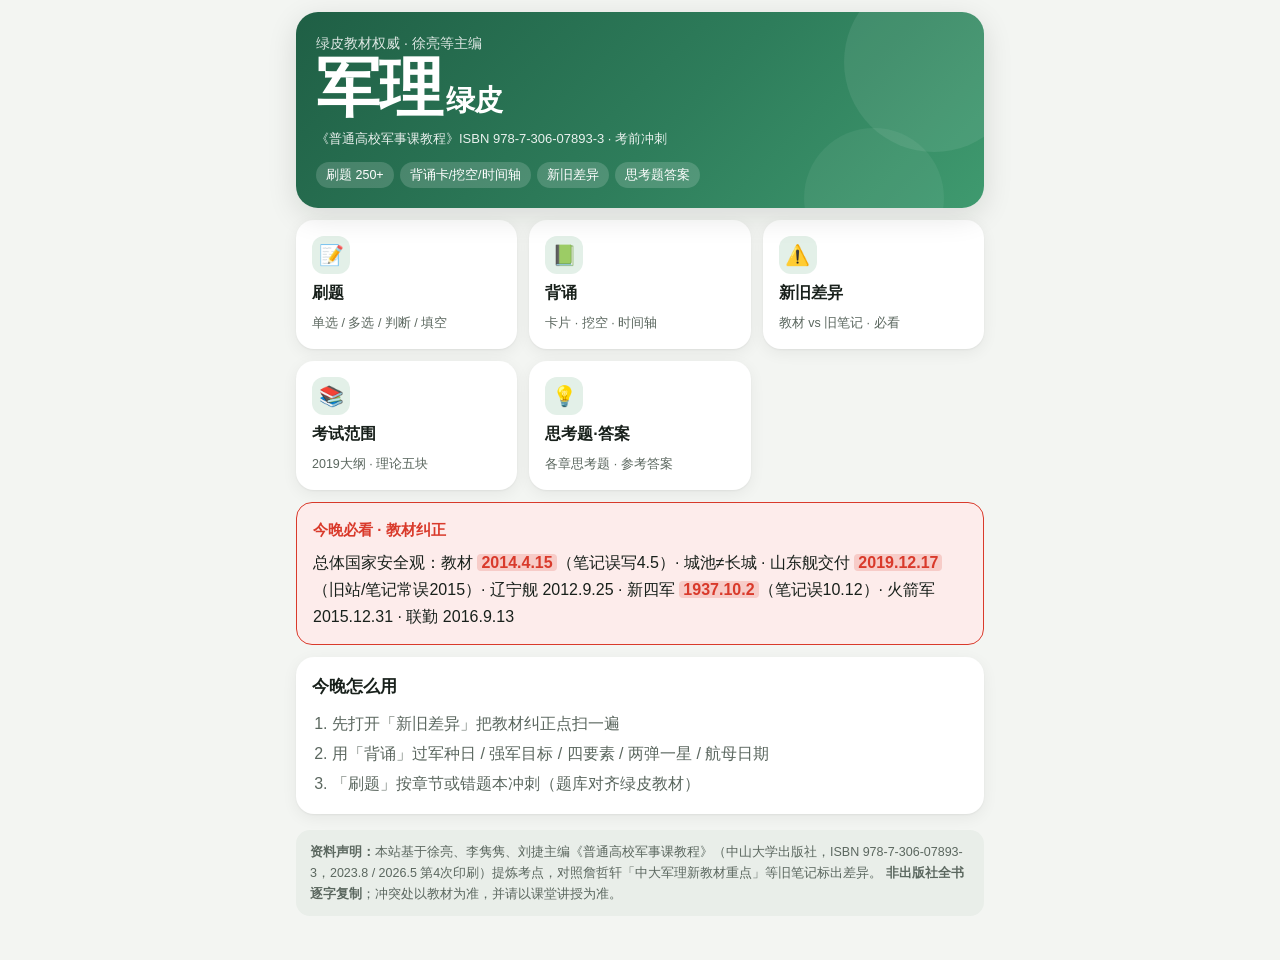
<file: index.html>
<!DOCTYPE html>
<html lang="zh-CN">
<head>
<meta charset="utf-8">
<meta name="viewport" content="width=device-width,initial-scale=1,viewport-fit=cover">
<meta name="theme-color" content="#1f5f45">
<meta name="apple-mobile-web-app-capable" content="yes">
<meta name="mobile-web-app-capable" content="yes">
<meta name="apple-mobile-web-app-title" content="军理绿皮">
<meta name="description" content="基于徐亮《普通高校军事课教程》ISBN978-7-306-07893-3 · 刷题/背诵/新旧差异">
<title>军理绿皮 · 备考枢纽</title>
<link rel="icon" href="icon.svg" type="image/svg+xml">
<link rel="apple-touch-icon" href="icon-180.png">
<link rel="manifest" href="manifest.json">
<link rel="stylesheet" href="style.css">
</head>
<body>
<div id="app">
  <main class="view no-tab">
    <div class="hero">
      <div class="lbl">绿皮教材权威 · 徐亮等主编</div>
      <div class="big">军理<span style="font-size:.45em;font-weight:700;margin-left:4px">绿皮</span></div>
      <div class="meta">《普通高校军事课教程》ISBN 978-7-306-07893-3 · 考前冲刺</div>
      <div class="fmt">
        <span>刷题 250+</span>
        <span>背诵卡/挖空/时间轴</span>
        <span>新旧差异</span>
        <span>思考题答案</span>
      </div>
    </div>

    <div class="tiles">
      <a class="tile" href="quiz.html">
        <div class="ico">📝</div>
        <b>刷题</b>
        <span>单选 / 多选 / 判断 / 填空</span>
      </a>
      <a class="tile" href="memo.html">
        <div class="ico">📗</div>
        <b>背诵</b>
        <span>卡片 · 挖空 · 时间轴</span>
      </a>
      <a class="tile" href="diff.html">
        <div class="ico">⚠️</div>
        <b>新旧差异</b>
        <span>教材 vs 旧笔记 · 必看</span>
      </a>
      <a class="tile" href="diff.html#outline">
        <div class="ico">📚</div>
        <b>考试范围</b>
        <span>2019大纲 · 理论五块</span>
      </a>
      <a class="tile" href="https://xiezhihao891-arch.github.io/junli-sikao/">
        <div class="ico">💡</div>
        <b>思考题·答案</b>
        <span>各章思考题 · 参考答案</span>
      </a>
    </div>

    <div class="warn-box">
      <div class="ttl">今晚必看 · 教材纠正</div>
      总体国家安全观：教材 <span class="diff-red">2014.4.15</span>（笔记误写4.5）·
      城池≠长城 ·
      山东舰交付 <span class="diff-red">2019.12.17</span>（旧站/笔记常误2015）·
      辽宁舰 2012.9.25 ·
      新四军 <span class="diff-red">1937.10.2</span>（笔记误10.12）·
      火箭军 2015.12.31 · 联勤 2016.9.13
    </div>

    <div class="card">
      <h2>今晚怎么用</h2>
      <ol style="margin:0;padding-left:20px;line-height:1.85;color:var(--sub)">
        <li>先打开「新旧差异」把教材纠正点扫一遍</li>
        <li>用「背诵」过军种日 / 强军目标 / 四要素 / 两弹一星 / 航母日期</li>
        <li>「刷题」按章节或错题本冲刺（题库对齐绿皮教材）</li>
      </ol>
    </div>

    <div class="disclaimer">
      <b>资料声明：</b>本站基于徐亮、李隽隽、刘捷主编《普通高校军事课教程》（中山大学出版社，ISBN 978-7-306-07893-3，2023.8 / 2026.5 第4次印刷）提炼考点，对照詹哲轩「中大军理新教材重点」等旧笔记标出差异。
      <b>非出版社全书逐字复制</b>；冲突处以教材为准，并请以课堂讲授为准。
    </div>
  </main>
</div>
</body>
</html>
</file>
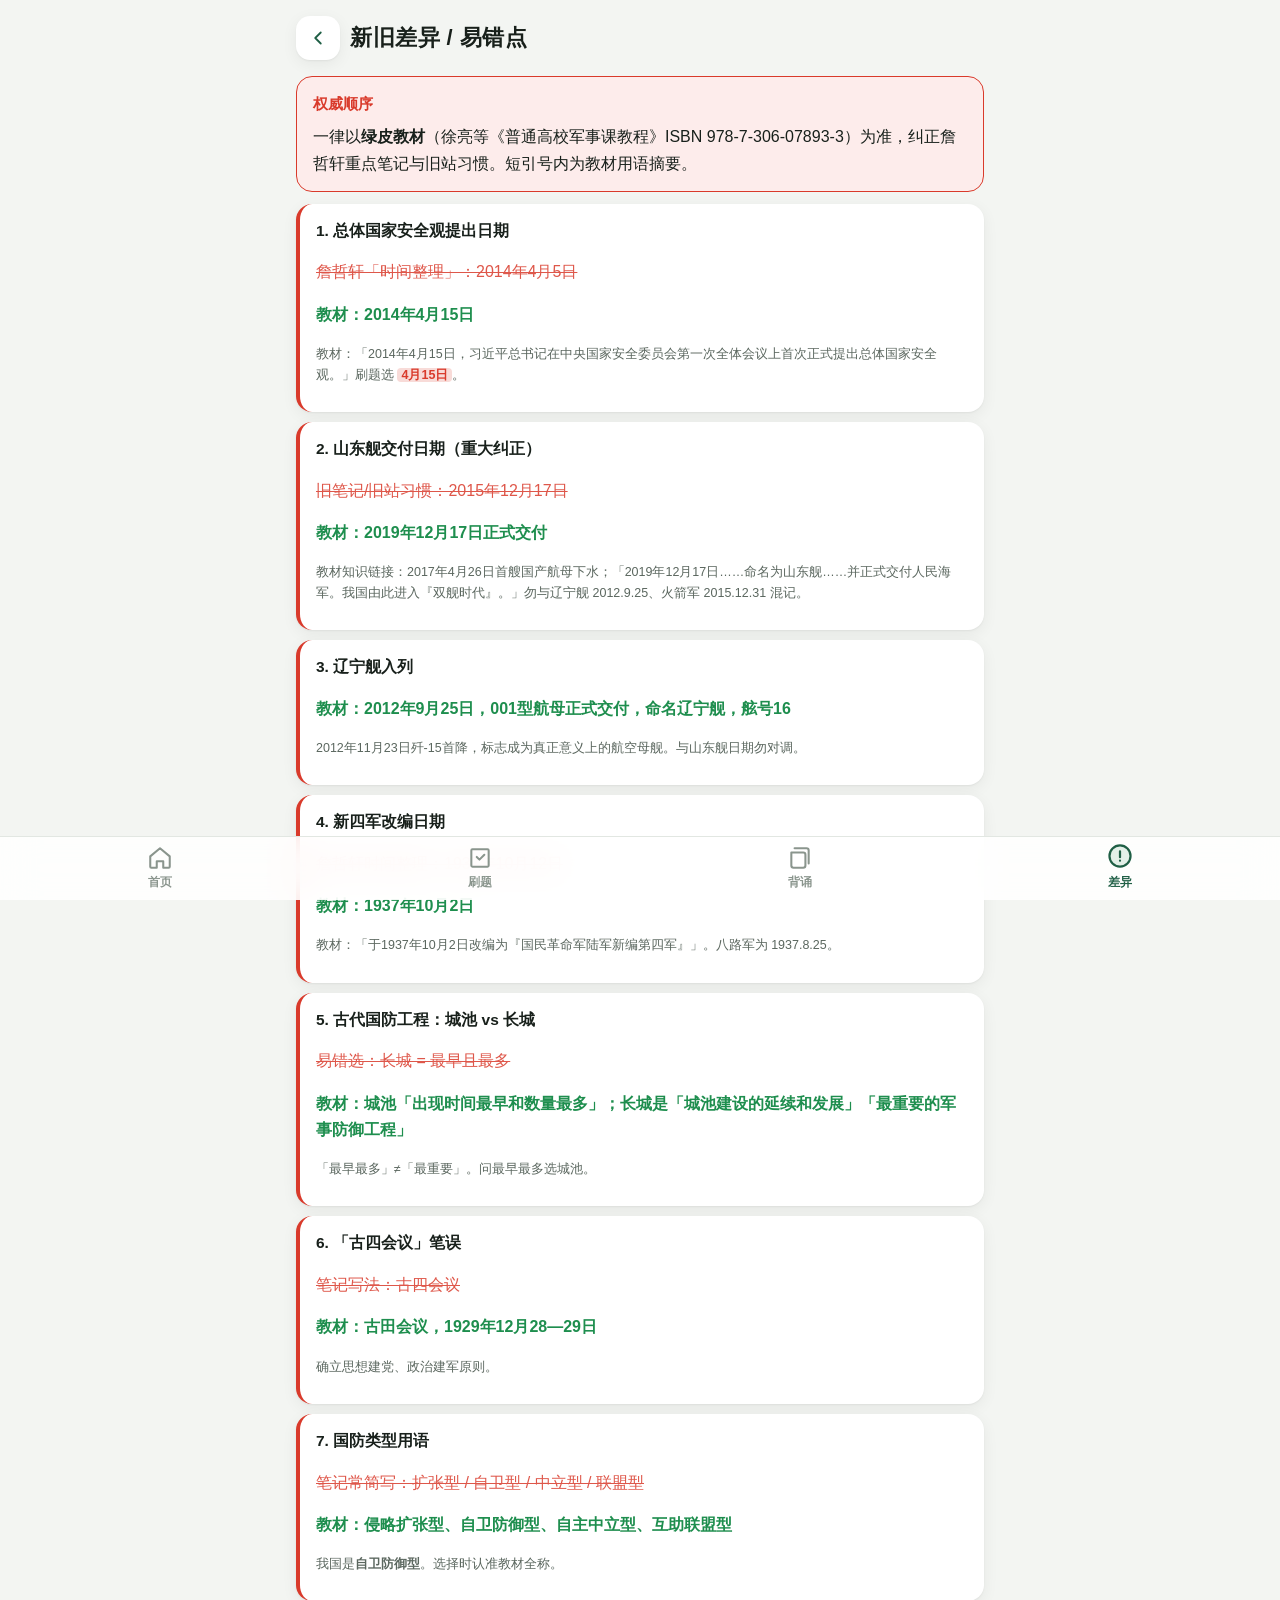
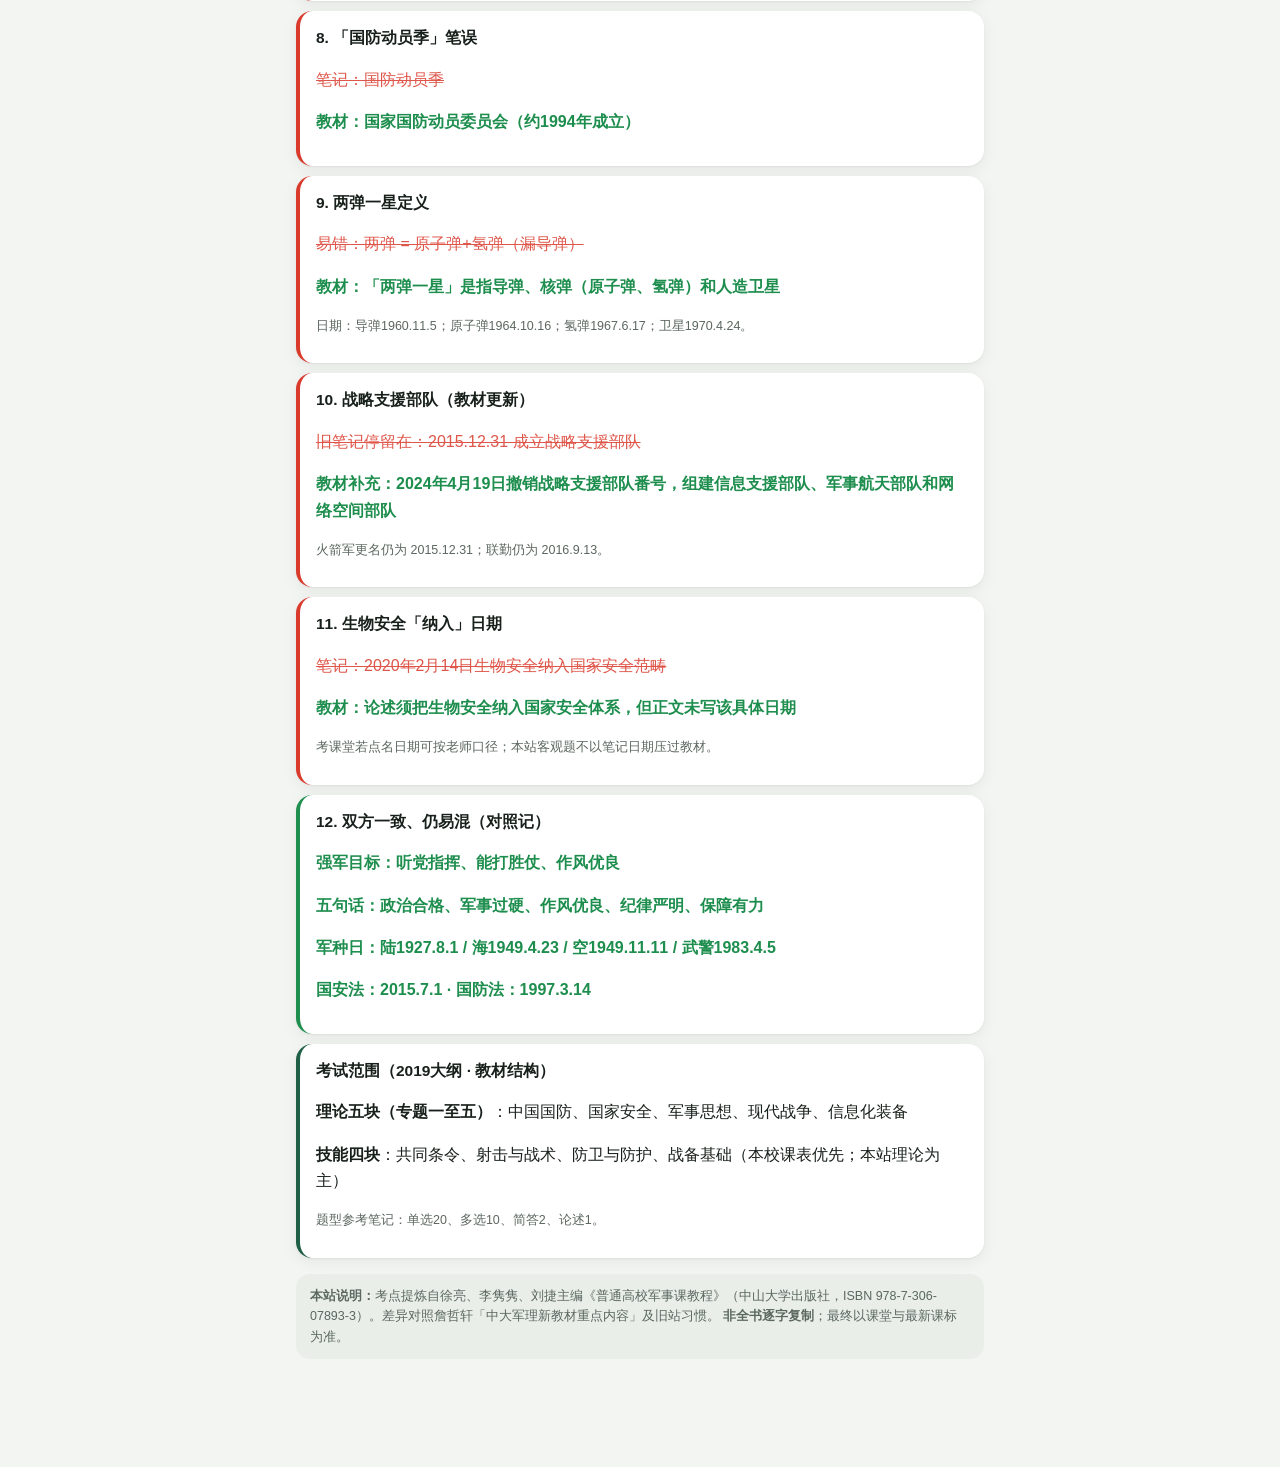
<file: diff.html>
<!DOCTYPE html>
<html lang="zh-CN">
<head>
<meta charset="utf-8">
<meta name="viewport" content="width=device-width,initial-scale=1,viewport-fit=cover">
<meta name="theme-color" content="#1f5f45">
<meta name="apple-mobile-web-app-capable" content="yes">
<title>新旧差异 · 军理绿皮</title>
<link rel="icon" href="icon.svg" type="image/svg+xml">
<link rel="apple-touch-icon" href="icon-180.png">
<link rel="stylesheet" href="style.css">
</head>
<body>
<div id="app">
  <main class="view">
    <div class="top">
      <a class="iconbtn" href="index.html" aria-label="首页"><svg viewBox="0 0 24 24"><path d="M15 18l-6-6 6-6" fill="none" stroke="currentColor" stroke-width="2"/></svg></a>
      <h1>新旧差异 / 易错点</h1>
    </div>

    <div class="warn-box">
      <div class="ttl">权威顺序</div>
      一律以<strong>绿皮教材</strong>（徐亮等《普通高校军事课教程》ISBN 978-7-306-07893-3）为准，纠正詹哲轩重点笔记与旧站习惯。短引号内为教材用语摘要。
    </div>

    <div class="diff-item">
      <h3>1. 总体国家安全观提出日期</h3>
      <p><span class="wrong">詹哲轩「时间整理」：2014年4月5日</span></p>
      <p><span class="right">教材：2014年4月15日</span></p>
      <p class="small">教材：「2014年4月15日，习近平总书记在中央国家安全委员会第一次全体会议上首次正式提出总体国家安全观。」刷题选 <mark class="diff-red">4月15日</mark>。</p>
    </div>

    <div class="diff-item">
      <h3>2. 山东舰交付日期（重大纠正）</h3>
      <p><span class="wrong">旧笔记/旧站习惯：2015年12月17日</span></p>
      <p><span class="right">教材：2019年12月17日正式交付</span></p>
      <p class="small">教材知识链接：2017年4月26日首艘国产航母下水；「2019年12月17日……命名为山东舰……并正式交付人民海军。我国由此进入『双舰时代』。」勿与辽宁舰 2012.9.25、火箭军 2015.12.31 混记。</p>
    </div>

    <div class="diff-item">
      <h3>3. 辽宁舰入列</h3>
      <p><span class="right">教材：2012年9月25日，001型航母正式交付，命名辽宁舰，舷号16</span></p>
      <p class="small">2012年11月23日歼-15首降，标志成为真正意义上的航空母舰。与山东舰日期勿对调。</p>
    </div>

    <div class="diff-item">
      <h3>4. 新四军改编日期</h3>
      <p><span class="wrong">詹哲轩时间整理：1937年10月12日</span></p>
      <p><span class="right">教材：1937年10月2日</span></p>
      <p class="small">教材：「于1937年10月2日改编为『国民革命军陆军新编第四军』」。八路军为 1937.8.25。</p>
    </div>

    <div class="diff-item">
      <h3>5. 古代国防工程：城池 vs 长城</h3>
      <p><span class="wrong">易错选：长城 = 最早且最多</span></p>
      <p><span class="right">教材：城池「出现时间最早和数量最多」；长城是「城池建设的延续和发展」「最重要的军事防御工程」</span></p>
      <p class="small">「最早最多」≠「最重要」。问最早最多选城池。</p>
    </div>

    <div class="diff-item">
      <h3>6. 「古四会议」笔误</h3>
      <p><span class="wrong">笔记写法：古四会议</span></p>
      <p><span class="right">教材：古田会议，1929年12月28—29日</span></p>
      <p class="small">确立思想建党、政治建军原则。</p>
    </div>

    <div class="diff-item">
      <h3>7. 国防类型用语</h3>
      <p><span class="wrong">笔记常简写：扩张型 / 自卫型 / 中立型 / 联盟型</span></p>
      <p><span class="right">教材：侵略扩张型、自卫防御型、自主中立型、互助联盟型</span></p>
      <p class="small">我国是<strong>自卫防御型</strong>。选择时认准教材全称。</p>
    </div>

    <div class="diff-item">
      <h3>8. 「国防动员季」笔误</h3>
      <p><span class="wrong">笔记：国防动员季</span></p>
      <p><span class="right">教材：国家国防动员委员会（约1994年成立）</span></p>
    </div>

    <div class="diff-item">
      <h3>9. 两弹一星定义</h3>
      <p><span class="wrong">易错：两弹 = 原子弹+氢弹（漏导弹）</span></p>
      <p><span class="right">教材：「两弹一星」是指导弹、核弹（原子弹、氢弹）和人造卫星</span></p>
      <p class="small">日期：导弹1960.11.5；原子弹1964.10.16；氢弹1967.6.17；卫星1970.4.24。</p>
    </div>

    <div class="diff-item">
      <h3>10. 战略支援部队（教材更新）</h3>
      <p><span class="wrong">旧笔记停留在：2015.12.31 成立战略支援部队</span></p>
      <p><span class="right">教材补充：2024年4月19日撤销战略支援部队番号，组建信息支援部队、军事航天部队和网络空间部队</span></p>
      <p class="small">火箭军更名仍为 2015.12.31；联勤仍为 2016.9.13。</p>
    </div>

    <div class="diff-item">
      <h3>11. 生物安全「纳入」日期</h3>
      <p><span class="wrong">笔记：2020年2月14日生物安全纳入国家安全范畴</span></p>
      <p><span class="right">教材：论述须把生物安全纳入国家安全体系，但正文未写该具体日期</span></p>
      <p class="small">考课堂若点名日期可按老师口径；本站客观题不以笔记日期压过教材。</p>
    </div>

    <div class="diff-item ok">
      <h3>12. 双方一致、仍易混（对照记）</h3>
      <p><span class="right">强军目标：听党指挥、能打胜仗、作风优良</span></p>
      <p><span class="right">五句话：政治合格、军事过硬、作风优良、纪律严明、保障有力</span></p>
      <p><span class="right">军种日：陆1927.8.1 / 海1949.4.23 / 空1949.11.11 / 武警1983.4.5</span></p>
      <p><span class="right">国安法：2015.7.1 · 国防法：1997.3.14</span></p>
    </div>

    <div class="diff-item info" id="outline">
      <h3>考试范围（2019大纲 · 教材结构）</h3>
      <p><strong>理论五块（专题一至五）</strong>：中国国防、国家安全、军事思想、现代战争、信息化装备</p>
      <p><strong>技能四块</strong>：共同条令、射击与战术、防卫与防护、战备基础（本校课表优先；本站理论为主）</p>
      <p class="small">题型参考笔记：单选20、多选10、简答2、论述1。</p>
    </div>

    <div class="disclaimer">
      <b>本站说明：</b>考点提炼自徐亮、李隽隽、刘捷主编《普通高校军事课教程》（中山大学出版社，ISBN 978-7-306-07893-3）。差异对照詹哲轩「中大军理新教材重点内容」及旧站习惯。
      <b>非全书逐字复制</b>；最终以课堂与最新课标为准。
    </div>
  </main>
  <nav class="tabbar" aria-label="主导航">
    <a href="index.html"><svg viewBox="0 0 24 24"><path d="M3 10.5 12 3l9 7.5V20a1 1 0 0 1-1 1h-5v-6H9v6H4a1 1 0 0 1-1-1z"/></svg><span>首页</span></a>
    <a href="quiz.html"><svg viewBox="0 0 24 24"><path d="M9 11l2.5 2.5L16 9M5 4h14a1 1 0 0 1 1 1v14a1 1 0 0 1-1 1H5a1 1 0 0 1-1-1V5a1 1 0 0 1 1-1z"/></svg><span>刷题</span></a>
    <a href="memo.html"><svg viewBox="0 0 24 24"><path d="M7 3h11a2 2 0 0 1 2 2v12M4 7h11a2 2 0 0 1 2 2v10a2 2 0 0 1-2 2H6a2 2 0 0 1-2-2z"/></svg><span>背诵</span></a>
    <a href="diff.html" class="on"><svg viewBox="0 0 24 24"><path d="M12 8v5M12 16h.01M12 21a9 9 0 1 0 0-18 9 9 0 0 0 0 18z"/></svg><span>差异</span></a>
  </nav>
</div>
</body>
</html>
</file>
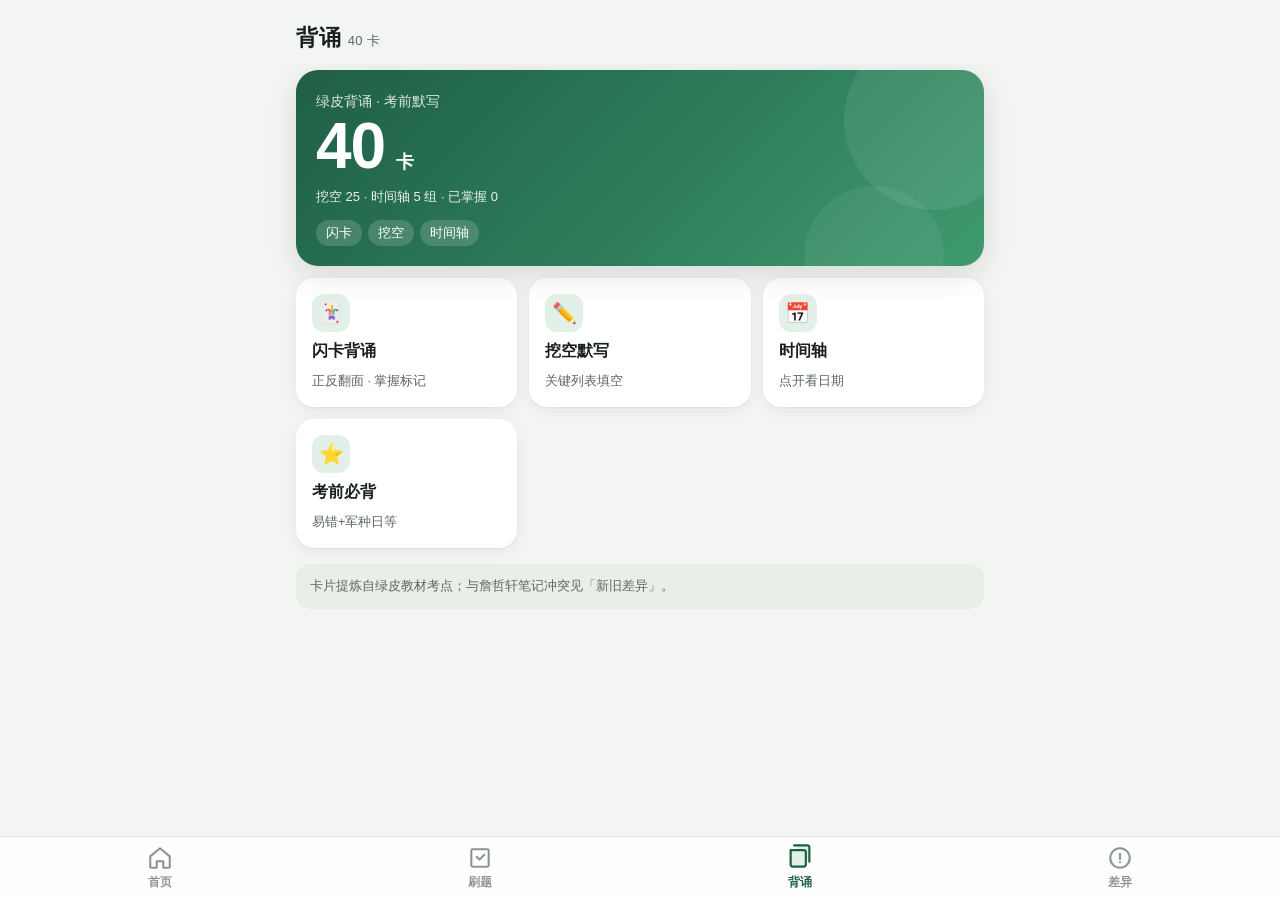
<file: memo.html>
<!DOCTYPE html>
<html lang="zh-CN">
<head>
<meta charset="utf-8">
<meta name="viewport" content="width=device-width,initial-scale=1,viewport-fit=cover">
<meta name="theme-color" content="#1f5f45">
<meta name="apple-mobile-web-app-capable" content="yes">
<meta name="apple-mobile-web-app-title" content="军理背诵">
<title>背诵 · 军理绿皮</title>
<link rel="icon" href="icon.svg" type="image/svg+xml">
<link rel="apple-touch-icon" href="icon-180.png">
<link rel="stylesheet" href="style.css">
</head>
<body>
<div id="app">
  <main id="view" class="view"></main>
  <nav class="tabbar" aria-label="主导航">
    <a href="index.html"><svg viewBox="0 0 24 24"><path d="M3 10.5 12 3l9 7.5V20a1 1 0 0 1-1 1h-5v-6H9v6H4a1 1 0 0 1-1-1z"/></svg><span>首页</span></a>
    <a href="quiz.html"><svg viewBox="0 0 24 24"><path d="M9 11l2.5 2.5L16 9M5 4h14a1 1 0 0 1 1 1v14a1 1 0 0 1-1 1H5a1 1 0 0 1-1-1V5a1 1 0 0 1 1-1z"/></svg><span>刷题</span></a>
    <a href="memo.html" class="on"><svg viewBox="0 0 24 24"><path d="M7 3h11a2 2 0 0 1 2 2v12M4 7h11a2 2 0 0 1 2 2v10a2 2 0 0 1-2 2H6a2 2 0 0 1-2-2z"/></svg><span>背诵</span></a>
    <a href="diff.html"><svg viewBox="0 0 24 24"><path d="M12 8v5M12 16h.01M12 21a9 9 0 1 0 0-18 9 9 0 0 0 0 18z"/></svg><span>差异</span></a>
  </nav>
  <div id="toast" class="toast" role="status"></div>
</div>
<script src="memo-data.js"></script>
<script src="memo.js"></script>
</body>
</html>
</file>
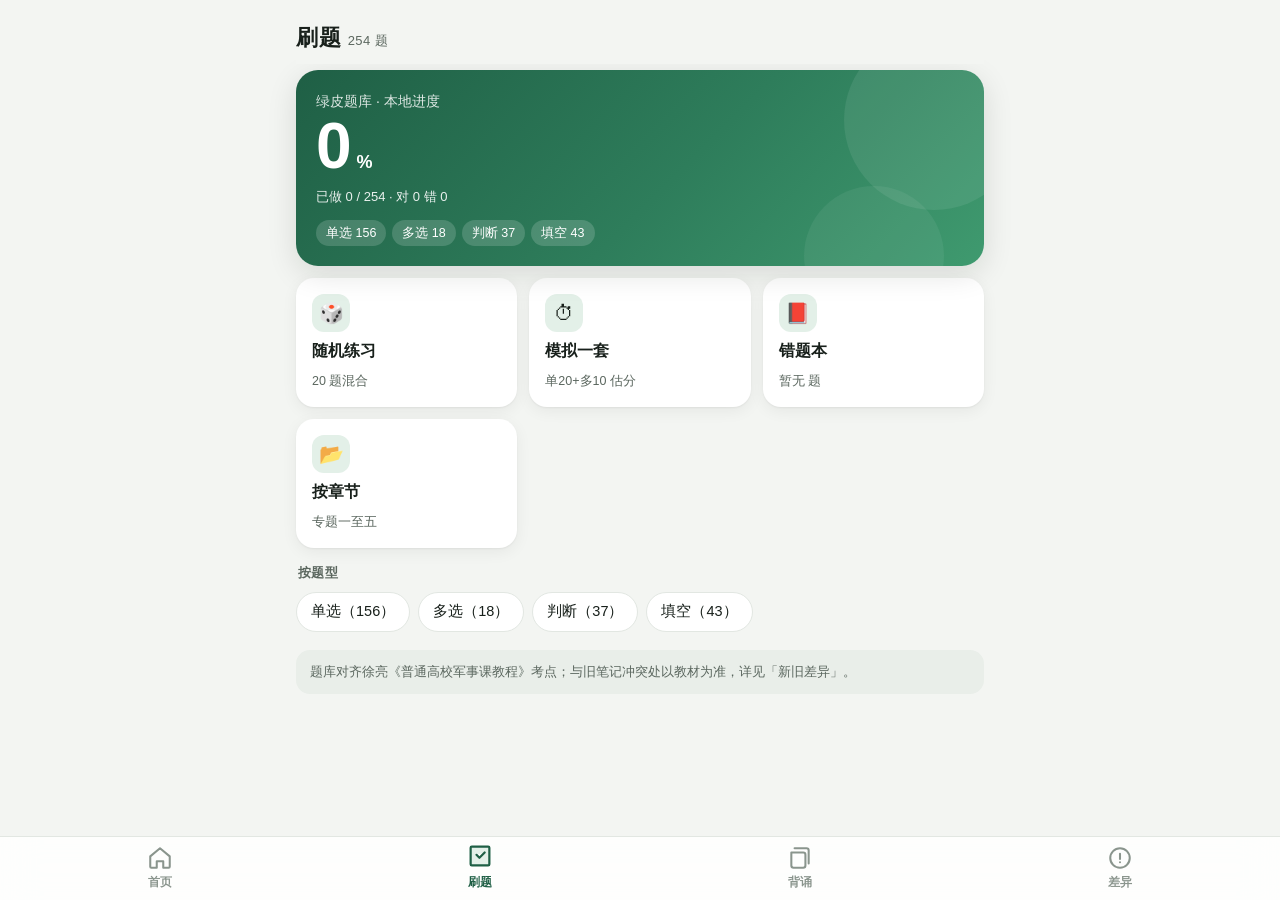
<file: quiz.html>
<!DOCTYPE html>
<html lang="zh-CN">
<head>
<meta charset="utf-8">
<meta name="viewport" content="width=device-width,initial-scale=1,viewport-fit=cover">
<meta name="theme-color" content="#1f5f45">
<meta name="apple-mobile-web-app-capable" content="yes">
<meta name="apple-mobile-web-app-title" content="军理刷题">
<title>刷题 · 军理绿皮</title>
<link rel="icon" href="icon.svg" type="image/svg+xml">
<link rel="apple-touch-icon" href="icon-180.png">
<link rel="stylesheet" href="style.css">
</head>
<body>
<div id="app">
  <main id="view" class="view"></main>
  <nav class="tabbar" aria-label="主导航">
    <a href="index.html"><svg viewBox="0 0 24 24"><path d="M3 10.5 12 3l9 7.5V20a1 1 0 0 1-1 1h-5v-6H9v6H4a1 1 0 0 1-1-1z"/></svg><span>首页</span></a>
    <a href="quiz.html" class="on"><svg viewBox="0 0 24 24"><path d="M9 11l2.5 2.5L16 9M5 4h14a1 1 0 0 1 1 1v14a1 1 0 0 1-1 1H5a1 1 0 0 1-1-1V5a1 1 0 0 1 1-1z"/></svg><span>刷题</span></a>
    <a href="memo.html"><svg viewBox="0 0 24 24"><path d="M7 3h11a2 2 0 0 1 2 2v12M4 7h11a2 2 0 0 1 2 2v10a2 2 0 0 1-2 2H6a2 2 0 0 1-2-2z"/></svg><span>背诵</span></a>
    <a href="diff.html"><svg viewBox="0 0 24 24"><path d="M12 8v5M12 16h.01M12 21a9 9 0 1 0 0-18 9 9 0 0 0 0 18z"/></svg><span>差异</span></a>
  </nav>
  <div id="toast" class="toast" role="status"></div>
</div>
<script src="quiz-data.js"></script>
<script src="quiz.js"></script>
</body>
</html>
</file>
<file: style.css>
:root{
  --bg:#f3f5f2;--bg2:#e9eee9;--card:#ffffff;--text:#18201b;--sub:#5b675f;--muted:#8a958d;--line:#e2e7e2;
  --pri:#1f5f45;--pri2:#2e7d5b;--pri-soft:#e3f0e8;--acc:#c0392b;--acc-soft:#fbe9e7;--gold:#b7791f;--gold-soft:#fdf3dc;
  --ok:#1e8e4e;--ok-soft:#e2f5ea;--bad:#d93a2b;--bad-soft:#fdeceb;
  --kb:#b4442f;--kb-bg:rgba(192,57,43,.07);--ku:#7a2bb4;--ku-bg:rgba(122,43,180,.08);
  --shadow:0 1px 2px rgba(16,24,20,.05),0 4px 16px rgba(16,24,20,.06);--shadow2:0 8px 30px rgba(16,24,20,.12);
  --r:18px;--tab:64px;--safe-b:env(safe-area-inset-bottom,0px);--safe-t:env(safe-area-inset-top,0px);
  color-scheme:light;
}
@media (prefers-color-scheme:dark){:root:not([data-theme=light]){
  --bg:#0f1512;--bg2:#151d19;--card:#18211c;--text:#e7ede9;--sub:#a5b2aa;--muted:#76837b;--line:#26322b;
  --pri:#5cc59a;--pri2:#7fd6b0;--pri-soft:#1c3529;--acc:#ff7a6b;--acc-soft:#3a1f1c;--gold:#f0b54a;--gold-soft:#3a2e17;
  --ok:#4fd18b;--ok-soft:#173226;--bad:#ff6b5e;--bad-soft:#3a1d1a;--kb:#ff9b85;--kb-bg:rgba(255,122,107,.10);--ku:#d6a4ff;--ku-bg:rgba(190,130,255,.12);
  --shadow:0 1px 2px rgba(0,0,0,.3),0 4px 16px rgba(0,0,0,.25);--shadow2:0 8px 30px rgba(0,0,0,.45);color-scheme:dark}}
:root[data-theme=dark]{
  --bg:#0f1512;--bg2:#151d19;--card:#18211c;--text:#e7ede9;--sub:#a5b2aa;--muted:#76837b;--line:#26322b;
  --pri:#5cc59a;--pri2:#7fd6b0;--pri-soft:#1c3529;--acc:#ff7a6b;--acc-soft:#3a1f1c;--gold:#f0b54a;--gold-soft:#3a2e17;
  --ok:#4fd18b;--ok-soft:#173226;--bad:#ff6b5e;--bad-soft:#3a1d1a;--kb:#ff9b85;--kb-bg:rgba(255,122,107,.10);--ku:#d6a4ff;--ku-bg:rgba(190,130,255,.12);
  --shadow:0 1px 2px rgba(0,0,0,.3),0 4px 16px rgba(0,0,0,.25);--shadow2:0 8px 30px rgba(0,0,0,.45);color-scheme:dark}
*{box-sizing:border-box;-webkit-tap-highlight-color:transparent}
html{-webkit-text-size-adjust:100%;text-size-adjust:100%}
body{margin:0;background:var(--bg);color:var(--text);font:16px/1.65 -apple-system,BlinkMacSystemFont,"PingFang SC","Hiragino Sans GB","Microsoft YaHei","Noto Sans SC","Source Han Sans SC","Helvetica Neue",Arial,sans-serif;-webkit-font-smoothing:antialiased;overscroll-behavior-y:none}
button,input,textarea,select{font:inherit;color:inherit}
a{color:var(--pri);text-decoration:none}
.view{max-width:720px;margin:0 auto;padding:calc(12px + var(--safe-t)) 16px calc(var(--tab) + var(--safe-b) + 28px);min-height:100vh;animation:fade .28s ease}
@keyframes fade{from{opacity:0;transform:translateY(6px)}to{opacity:1;transform:none}}
@keyframes pop{0%{transform:scale(.96)}60%{transform:scale(1.02)}100%{transform:scale(1)}}
@keyframes shake{0%,100%{transform:none}20%{transform:translateX(-6px)}40%{transform:translateX(6px)}60%{transform:translateX(-4px)}80%{transform:translateX(4px)}}
/* top bar */
.top{display:flex;align-items:center;gap:10px;min-height:52px;margin-bottom:6px;position:sticky;top:0;z-index:5;background:var(--bg);padding-top:var(--safe-t);margin-top:calc(-1 * var(--safe-t))}
.top h1{font-size:22px;margin:0;flex:1;letter-spacing:.5px;font-weight:700;white-space:nowrap;overflow:hidden;text-overflow:ellipsis}
.top .sub{font-size:13px;color:var(--sub);font-weight:400}
.iconbtn{width:44px;height:44px;border-radius:14px;border:none;background:var(--card);box-shadow:var(--shadow);display:grid;place-items:center;cursor:pointer;flex:none}
.iconbtn svg{width:22px;height:22px;stroke:var(--text);fill:none;stroke-width:2;stroke-linecap:round;stroke-linejoin:round}
.iconbtn:active{transform:scale(.94)}
/* cards */
.card{background:var(--card);border-radius:var(--r);box-shadow:var(--shadow);padding:16px;margin:12px 0}
.card h2{font-size:17px;margin:0 0 8px}
.card h3{font-size:15px;margin:0 0 6px;color:var(--sub);font-weight:600}
.hero{background:linear-gradient(135deg,#1f5f45 0%,#2e7d5b 55%,#3f9a6f 100%);color:#fff;border-radius:22px;padding:20px;position:relative;overflow:hidden;box-shadow:var(--shadow2)}
:root[data-theme=dark] .hero{background:linear-gradient(135deg,#17402f 0%,#1f5f45 60%,#2a7556 100%)}
@media (prefers-color-scheme:dark){:root:not([data-theme=light]) .hero{background:linear-gradient(135deg,#17402f 0%,#1f5f45 60%,#2a7556 100%)}}
.hero:after{content:"";position:absolute;right:-40px;top:-40px;width:180px;height:180px;border-radius:50%;background:rgba(255,255,255,.08)}
.hero:before{content:"";position:absolute;right:40px;bottom:-60px;width:140px;height:140px;border-radius:50%;background:rgba(255,255,255,.06)}
.hero .lbl{opacity:.85;font-size:14px}
.hero .big{font-size:56px;font-weight:800;line-height:1.05;letter-spacing:-1px;font-variant-numeric:tabular-nums}
.hero .big small{font-size:18px;font-weight:600;margin-left:6px;letter-spacing:0}
.hero .meta{font-size:13px;opacity:.9;margin-top:6px}
.hero .fmt{display:flex;gap:6px;flex-wrap:wrap;margin-top:12px;position:relative;z-index:1}
.hero .fmt span{background:rgba(255,255,255,.16);border-radius:999px;padding:3px 10px;font-size:12.5px}
.grid2{display:grid;grid-template-columns:1fr 1fr;gap:12px}
.grid3{display:grid;grid-template-columns:repeat(3,1fr);gap:10px}
.stat{background:var(--card);border-radius:16px;box-shadow:var(--shadow);padding:14px;display:flex;flex-direction:column;gap:2px}
.stat .n{font-size:26px;font-weight:800;font-variant-numeric:tabular-nums;line-height:1.2}
.stat .n small{font-size:13px;color:var(--sub);font-weight:500}
.stat .t{font-size:13px;color:var(--sub)}
.bar{height:8px;border-radius:99px;background:var(--bg2);overflow:hidden;margin-top:8px}
.bar>i{display:block;height:100%;border-radius:99px;background:linear-gradient(90deg,var(--pri),var(--pri2));transition:width .6s cubic-bezier(.2,.8,.2,1)}
.bar.red>i{background:linear-gradient(90deg,var(--acc),#e67e22)}
.tiles{display:grid;grid-template-columns:repeat(2,1fr);gap:12px;margin:12px 0}
.tile{background:var(--card);border-radius:18px;box-shadow:var(--shadow);padding:16px;display:flex;flex-direction:column;gap:6px;min-height:96px;color:var(--text);border:none;text-align:left;cursor:pointer;transition:transform .15s}
.tile:active{transform:scale(.97)}
.tile .ico{width:38px;height:38px;border-radius:12px;display:grid;place-items:center;font-size:20px;background:var(--pri-soft)}
.tile b{font-size:16px}.tile span{font-size:12.5px;color:var(--sub)}
.badge{display:inline-block;min-width:20px;padding:0 7px;height:20px;line-height:20px;border-radius:99px;background:var(--acc);color:#fff;font-size:12px;text-align:center;font-weight:700}
/* buttons */
.btn{display:inline-flex;align-items:center;justify-content:center;gap:6px;min-height:50px;padding:0 20px;border-radius:15px;border:none;background:var(--pri);color:#fff;font-weight:650;font-size:16px;cursor:pointer;transition:transform .12s,opacity .2s;box-shadow:0 4px 14px rgba(31,95,69,.25)}
:root[data-theme=dark] .btn{color:#0b1410}
@media (prefers-color-scheme:dark){:root:not([data-theme=light]) .btn{color:#0b1410}}
.btn:active{transform:scale(.97)}
.btn.block{width:100%}
.btn.ghost{background:var(--card);color:var(--text);box-shadow:var(--shadow)}
.btn.soft{background:var(--pri-soft);color:var(--pri);box-shadow:none}
.btn.red{background:var(--bad);color:#fff;box-shadow:0 4px 14px rgba(217,58,43,.25)}
.btn.green{background:var(--ok);color:#fff}
.btn[disabled]{opacity:.45;pointer-events:none}
.row{display:flex;gap:10px;align-items:center}.row>.btn{flex:1}
.chips{display:flex;gap:8px;flex-wrap:wrap}
.chip{min-height:40px;padding:0 14px;border-radius:999px;border:1.5px solid var(--line);background:var(--card);font-size:14.5px;cursor:pointer;transition:all .15s;display:inline-flex;align-items:center;gap:4px}
.chip.on{background:var(--pri);border-color:var(--pri);color:#fff}
:root[data-theme=dark] .chip.on{color:#0b1410}
@media (prefers-color-scheme:dark){:root:not([data-theme=light]) .chip.on{color:#0b1410}}
.seg{display:flex;background:var(--bg2);border-radius:14px;padding:4px;gap:4px}
.seg button{flex:1;min-height:40px;border:none;background:transparent;border-radius:11px;font-size:14.5px;cursor:pointer;color:var(--sub)}
.seg button.on{background:var(--card);color:var(--text);font-weight:650;box-shadow:var(--shadow)}
.label{font-size:13px;color:var(--sub);margin:14px 2px 8px;font-weight:600;letter-spacing:.3px}
/* list */
.list{background:var(--card);border-radius:var(--r);box-shadow:var(--shadow);overflow:hidden;margin:12px 0}
.li{display:flex;align-items:center;gap:12px;padding:14px 16px;min-height:56px;border-bottom:1px solid var(--line);color:var(--text);cursor:pointer;background:none;border-left:none;border-right:none;border-top:none;width:100%;text-align:left}
.li:last-child{border-bottom:none}
.li:active{background:var(--bg2)}
.li .main{flex:1;min-width:0}.li .main b{display:block;font-weight:600;font-size:15.5px}.li .main span{font-size:12.5px;color:var(--sub)}
.li .arr{color:var(--muted);font-size:20px}
.num{width:34px;height:34px;flex:none;border-radius:11px;background:var(--pri-soft);color:var(--pri);display:grid;place-items:center;font-weight:800;font-size:14px}
.ring{--p:0;width:42px;height:42px;border-radius:50%;background:conic-gradient(var(--pri) calc(var(--p)*1%),var(--bg2) 0);display:grid;place-items:center;flex:none}
.ring:after{content:attr(data-v);width:32px;height:32px;border-radius:50%;background:var(--card);display:grid;place-items:center;font-size:11px;font-weight:700;color:var(--sub)}
/* knowledge */
.search{position:relative;margin:4px 0 10px}
.search input{width:100%;height:48px;border-radius:15px;border:1.5px solid var(--line);background:var(--card);padding:0 44px 0 42px;font-size:16px;outline:none;transition:border .2s}
.search input:focus{border-color:var(--pri)}
.search svg{position:absolute;left:13px;top:13px;width:22px;height:22px;stroke:var(--muted);fill:none;stroke-width:2}
.search .x{position:absolute;right:6px;top:4px;width:40px;height:40px;border:none;background:none;font-size:20px;color:var(--muted);cursor:pointer}
.legend{display:flex;gap:10px;flex-wrap:wrap;font-size:12.5px;color:var(--sub);margin:4px 2px 8px}
.legend i{font-style:normal;padding:1px 6px;border-radius:6px}
.doc{background:var(--card);border-radius:var(--r);box-shadow:var(--shadow);padding:18px 16px;margin:10px 0;font-size:16.5px;line-height:1.85}
.doc h3{font-size:17.5px;margin:22px 0 8px;color:var(--pri);padding-left:10px;border-left:4px solid var(--pri);line-height:1.4}
.doc h3:first-child{margin-top:0}
.doc h4{font-size:16px;margin:16px 0 6px;color:var(--text)}
.doc p{margin:6px 0;word-break:break-word}
.doc p.k0{color:var(--sub)}
b.kb{color:var(--kb);background:var(--kb-bg);font-weight:700;border-radius:4px;padding:0 2px;-webkit-box-decoration-break:clone;box-decoration-break:clone}
b.ku{color:var(--ku);background:var(--ku-bg);font-weight:700;text-decoration:underline;text-decoration-thickness:2px;text-underline-offset:3px;border-radius:4px;padding:0 2px;-webkit-box-decoration-break:clone;box-decoration-break:clone}
.doc.only-key p.k0,.doc.only-key p.k0+p.k0{display:none}
mark{background:#ffe066;color:#000;border-radius:3px;padding:0 1px}
.flash{animation:flashbg 1.6s ease}
@keyframes flashbg{0%,40%{background:var(--gold-soft)}100%{background:transparent}}
.secnav{display:flex;gap:10px;margin:14px 0}
.secnav .btn{flex:1;font-size:14px;min-height:48px;padding:0 10px}
.res{padding:12px 16px;border-bottom:1px solid var(--line);cursor:pointer}
.res:last-child{border-bottom:none}
.res .where{font-size:12px;color:var(--pri);font-weight:600;margin-bottom:2px}
.res .txt{font-size:14.5px;line-height:1.6}
.note{font-size:13px;color:var(--sub);background:var(--gold-soft);border-radius:14px;padding:12px 14px;margin:12px 0;line-height:1.6}
.note b{color:var(--gold)}
/* flashcards */
.fc-wrap{perspective:1400px;margin:14px 0}
.fc{position:relative;width:100%;min-height:330px;transform-style:preserve-3d;transition:transform .55s cubic-bezier(.3,.9,.3,1);cursor:pointer}
.fc.flip{transform:rotateY(180deg)}
.fc .face{position:absolute;inset:0;backface-visibility:hidden;-webkit-backface-visibility:hidden;border-radius:24px;background:var(--card);box-shadow:var(--shadow2);padding:24px 22px;display:flex;flex-direction:column;justify-content:center;overflow:auto}
.fc .back{transform:rotateY(180deg);background:linear-gradient(160deg,var(--card),var(--pri-soft))}
.fc .tag{position:absolute;top:14px;left:18px;font-size:12px;color:var(--muted);font-weight:600}
.fc .hint{position:absolute;bottom:12px;left:0;right:0;text-align:center;font-size:12px;color:var(--muted)}
.fc .front .q{font-size:23px;font-weight:750;text-align:center;line-height:1.45}
.fc .back .a{font-size:17px;line-height:1.75}
.fc .back .a.date{font-size:30px;font-weight:800;text-align:center;color:var(--pri)}
.fc-btns{display:grid;grid-template-columns:1fr 1fr;gap:12px}
.fc-btns .btn{min-height:56px;font-size:17px}
.fc-meta{display:flex;justify-content:space-between;font-size:13px;color:var(--sub);margin:0 4px}
.fc-state{display:inline-block;font-size:12px;padding:1px 8px;border-radius:99px;margin-left:6px}
.fc-state.k{background:var(--ok-soft);color:var(--ok)}.fc-state.u{background:var(--bad-soft);color:var(--bad)}
/* timeline */
.tl{position:relative;margin:8px 0 8px 6px;padding-left:22px}
.tl:before{content:"";position:absolute;left:6px;top:6px;bottom:6px;width:2px;background:linear-gradient(var(--pri),var(--pri2));border-radius:2px;opacity:.5}
.tl-g{font-weight:750;color:var(--pri);margin:18px 0 6px -22px;padding-left:0;font-size:15px;display:flex;align-items:center;gap:8px}
.tl-g:before{content:"";width:14px;height:14px;border-radius:50%;background:var(--pri);box-shadow:0 0 0 4px var(--pri-soft)}
.tl-i{position:relative;background:var(--card);border-radius:14px;box-shadow:var(--shadow);padding:10px 14px;margin:8px 0}
.tl-i:before{content:"";position:absolute;left:-20px;top:17px;width:10px;height:10px;border-radius:50%;background:var(--card);border:2px solid var(--pri)}
.tl-i .d{font-weight:800;font-variant-numeric:tabular-nums;color:var(--text);font-size:15px}
.tl-i .e{font-size:14.5px;color:var(--sub)}
.tl.hide .d{filter:blur(6px);transition:filter .2s}
.tl.hide .tl-i.show .d{filter:none}
/* quiz */
.qhead{display:flex;align-items:center;gap:10px;margin-bottom:8px}
.qhead .prog{flex:1}
.qhead .cnt{font-size:13px;color:var(--sub);font-variant-numeric:tabular-nums;white-space:nowrap}
.qcard{background:var(--card);border-radius:22px;box-shadow:var(--shadow);padding:18px;margin:10px 0;animation:fade .25s ease}
.qtype{display:inline-flex;gap:6px;align-items:center;font-size:12.5px;font-weight:700;color:var(--pri);background:var(--pri-soft);border-radius:8px;padding:2px 9px}
.qtype.m{color:var(--gold);background:var(--gold-soft)}.qtype.t{color:#2b6cb0;background:rgba(43,108,176,.12)}.qtype.f{color:var(--ku);background:var(--ku-bg)}
.qsec{font-size:12px;color:var(--muted);margin-left:6px}
.qtext{font-size:18.5px;font-weight:650;line-height:1.6;margin:12px 0 14px}
.opts{display:flex;flex-direction:column;gap:10px}
.opt{display:flex;align-items:flex-start;gap:12px;width:100%;min-height:54px;padding:13px 14px;border-radius:16px;border:1.5px solid var(--line);background:var(--card);text-align:left;font-size:16px;line-height:1.55;cursor:pointer;transition:border-color .15s,background .15s,transform .1s}
.opt:active{transform:scale(.985)}
.opt .k{flex:none;width:28px;height:28px;border-radius:9px;background:var(--bg2);display:grid;place-items:center;font-weight:800;font-size:14px;color:var(--sub);margin-top:-1px}
.opt.sel{border-color:var(--pri);background:var(--pri-soft)}.opt.sel .k{background:var(--pri);color:#fff}
.opt.ok{border-color:var(--ok);background:var(--ok-soft)}.opt.ok .k{background:var(--ok);color:#fff}
.opt.bad{border-color:var(--bad);background:var(--bad-soft);animation:shake .35s}.opt.bad .k{background:var(--bad);color:#fff}
.opt.miss{border-color:var(--ok);border-style:dashed}
.opts.done .opt{cursor:default}
.tf{display:grid;grid-template-columns:1fr 1fr;gap:12px}
.tf .opt{justify-content:center;font-size:18px;font-weight:700;min-height:64px;align-items:center}
.fill{display:flex;flex-direction:column;gap:10px}
.fill input{height:52px;border-radius:14px;border:1.5px solid var(--line);background:var(--card);padding:0 14px;font-size:17px;outline:none}
.fill input:focus{border-color:var(--pri)}
.fill input.ok{border-color:var(--ok);background:var(--ok-soft)}.fill input.bad{border-color:var(--bad);background:var(--bad-soft)}
.blank{display:inline-block;min-width:3.2em;border-bottom:2px solid var(--pri);margin:0 3px;text-align:center;color:var(--pri)}
.fb{border-radius:16px;padding:14px;margin-top:14px;animation:pop .3s ease;font-size:15px;line-height:1.7}
.fb.ok{background:var(--ok-soft)}.fb.bad{background:var(--bad-soft)}
.fb .h{font-weight:800;font-size:16px;margin-bottom:4px}
.fb.ok .h{color:var(--ok)}.fb.bad .h{color:var(--bad)}
.fb .src{font-size:12.5px;color:var(--sub);margin-top:6px}
.qfoot{position:sticky;bottom:calc(var(--tab) + var(--safe-b) + 10px);display:flex;gap:10px;margin-top:12px;z-index:4}
.qfoot .btn{flex:1;min-height:54px}
.star{background:none;border:none;font-size:22px;cursor:pointer;color:var(--muted);width:44px;height:44px}
.star.on{color:var(--gold)}
.summary{text-align:center;padding:26px 16px}
.summary .score{font-size:64px;font-weight:850;color:var(--pri);line-height:1}
.summary .score small{font-size:22px;color:var(--sub)}
/* exam */
.timer{font-variant-numeric:tabular-nums;font-weight:800;font-size:17px;padding:6px 12px;border-radius:12px;background:var(--card);box-shadow:var(--shadow)}
.timer.warn{color:var(--bad);animation:pop 1s infinite}
.sheet{display:grid;grid-template-columns:repeat(auto-fill,minmax(44px,1fr));gap:8px}
.sheet button{height:44px;border-radius:12px;border:1.5px solid var(--line);background:var(--card);font-weight:700;cursor:pointer;font-variant-numeric:tabular-nums}
.sheet button.done{background:var(--pri-soft);border-color:var(--pri);color:var(--pri)}
.sheet button.cur{outline:2.5px solid var(--gold);outline-offset:1px}
.sheet button.ok{background:var(--ok-soft);border-color:var(--ok);color:var(--ok)}
.sheet button.bad{background:var(--bad-soft);border-color:var(--bad);color:var(--bad)}
.subj-q{font-size:17.5px;font-weight:700;line-height:1.6}
.subj-a{margin-top:12px;border-radius:16px;background:var(--pri-soft);padding:14px 16px;animation:pop .3s}
.subj-a ol{margin:0;padding-left:20px}.subj-a li{margin:6px 0;line-height:1.7}
textarea{width:100%;min-height:120px;border-radius:14px;border:1.5px solid var(--line);background:var(--card);padding:12px;font-size:16px;line-height:1.6;outline:none;resize:vertical;margin-top:10px}
textarea:focus{border-color:var(--pri)}
/* stats */
.hbar{display:flex;align-items:center;gap:10px;margin:10px 0;font-size:14px}
.hbar .nm{width:92px;flex:none;color:var(--sub);white-space:nowrap;overflow:hidden;text-overflow:ellipsis}
.hbar .bar{flex:1;margin:0;height:10px}
.hbar .v{width:62px;text-align:right;font-variant-numeric:tabular-nums;font-weight:650;flex:none}
.week{display:flex;align-items:flex-end;gap:8px;height:120px;padding-top:10px}
.week div{flex:1;display:flex;flex-direction:column;align-items:center;gap:4px;height:100%;justify-content:flex-end}
.week i{display:block;width:100%;max-width:30px;border-radius:8px 8px 4px 4px;background:linear-gradient(var(--pri2),var(--pri));min-height:3px;transition:height .6s}
.week span{font-size:11px;color:var(--muted)}.week em{font-style:normal;font-size:11px;color:var(--sub);font-weight:700}
.empty{text-align:center;color:var(--sub);padding:40px 20px}
.empty .e{font-size:48px;margin-bottom:6px}
/* tabbar */
.tabbar{position:fixed;left:0;right:0;bottom:0;z-index:20;display:flex;justify-content:space-around;background:color-mix(in srgb,var(--card) 86%,transparent);backdrop-filter:saturate(1.8) blur(18px);-webkit-backdrop-filter:saturate(1.8) blur(18px);border-top:1px solid var(--line);padding-bottom:var(--safe-b);height:calc(var(--tab) + var(--safe-b))}
@supports not (background:color-mix(in srgb,red 50%,blue)){.tabbar{background:var(--card)}}
.tabbar a{flex:1;display:flex;flex-direction:column;align-items:center;justify-content:center;gap:2px;color:var(--muted);font-size:11.5px;font-weight:600;transition:color .2s;max-width:140px}
.tabbar svg{width:26px;height:26px;fill:none;stroke:currentColor;stroke-width:1.9;stroke-linecap:round;stroke-linejoin:round;transition:transform .25s}
.tabbar a.on{color:var(--pri)}
.tabbar a.on svg{transform:translateY(-2px) scale(1.08);fill:var(--pri-soft)}
.toast{position:fixed;left:50%;bottom:calc(var(--tab) + var(--safe-b) + 18px);transform:translateX(-50%) translateY(20px);background:rgba(20,28,24,.92);color:#fff;padding:10px 18px;border-radius:14px;font-size:14.5px;opacity:0;pointer-events:none;transition:all .3s;z-index:50;max-width:86vw;text-align:center}
.toast.show{opacity:1;transform:translateX(-50%) translateY(0)}
.modal-bg{position:fixed;inset:0;background:rgba(0,0,0,.4);z-index:40;display:flex;align-items:flex-end;justify-content:center;animation:fade .2s}
.modal{background:var(--bg);width:100%;max-width:720px;border-radius:24px 24px 0 0;padding:18px 16px calc(18px + var(--safe-b));max-height:82vh;overflow:auto;animation:up .3s cubic-bezier(.2,.9,.3,1)}
@keyframes up{from{transform:translateY(100%)}to{transform:none}}
.modal h2{margin:0 0 10px;font-size:18px}
.small{font-size:12.5px;color:var(--sub)}
.center{text-align:center}
.mt{margin-top:12px}.mb{margin-bottom:12px}
hr{border:none;border-top:1px solid var(--line);margin:14px 0}
@media (min-width:600px){.tiles{grid-template-columns:repeat(3,1fr)}.hero .big{font-size:64px}}
@media (prefers-reduced-motion:reduce){*{animation:none!important;transition:none!important}}

/* lvpi hub extras */
.hub-nav{position:sticky;top:0;z-index:10;display:flex;gap:4px;padding:8px 0;background:var(--bg);margin:0 -4px 8px;overflow-x:auto}
.hub-nav a{flex:none;padding:8px 14px;border-radius:999px;font-size:13.5px;font-weight:650;color:var(--sub);background:var(--card);box-shadow:var(--shadow)}
.hub-nav a.on,.hub-nav a:active{background:var(--pri);color:#fff}
:root[data-theme=dark] .hub-nav a.on{color:#0b1410}
@media (prefers-color-scheme:dark){:root:not([data-theme=light]) .hub-nav a.on{color:#0b1410}}
.warn-box{background:var(--bad-soft);border:1.5px solid var(--bad);border-radius:16px;padding:14px 16px;margin:12px 0;line-height:1.7}
.warn-box .ttl{font-weight:800;color:var(--bad);margin-bottom:6px;font-size:15px}
.warn-box mark,.diff-red{background:rgba(217,58,43,.18);color:var(--bad);font-weight:700;padding:0 4px;border-radius:4px}
.diff-item{background:var(--card);border-radius:16px;box-shadow:var(--shadow);padding:14px 16px;margin:10px 0;border-left:4px solid var(--bad)}
.diff-item.ok{border-left-color:var(--ok)}
.diff-item.info{border-left-color:var(--pri)}
.diff-item h3{margin:0 0 6px;font-size:15.5px}
.diff-item .wrong{color:var(--bad);text-decoration:line-through;opacity:.85}
.diff-item .right{color:var(--ok);font-weight:700}
.disclaimer{font-size:12.5px;color:var(--sub);background:var(--bg2);border-radius:14px;padding:12px 14px;margin:16px 0;line-height:1.65}
.view.no-tab{padding-bottom:calc(28px + var(--safe-b))}
.mode-seg{margin:10px 0}
</file>
